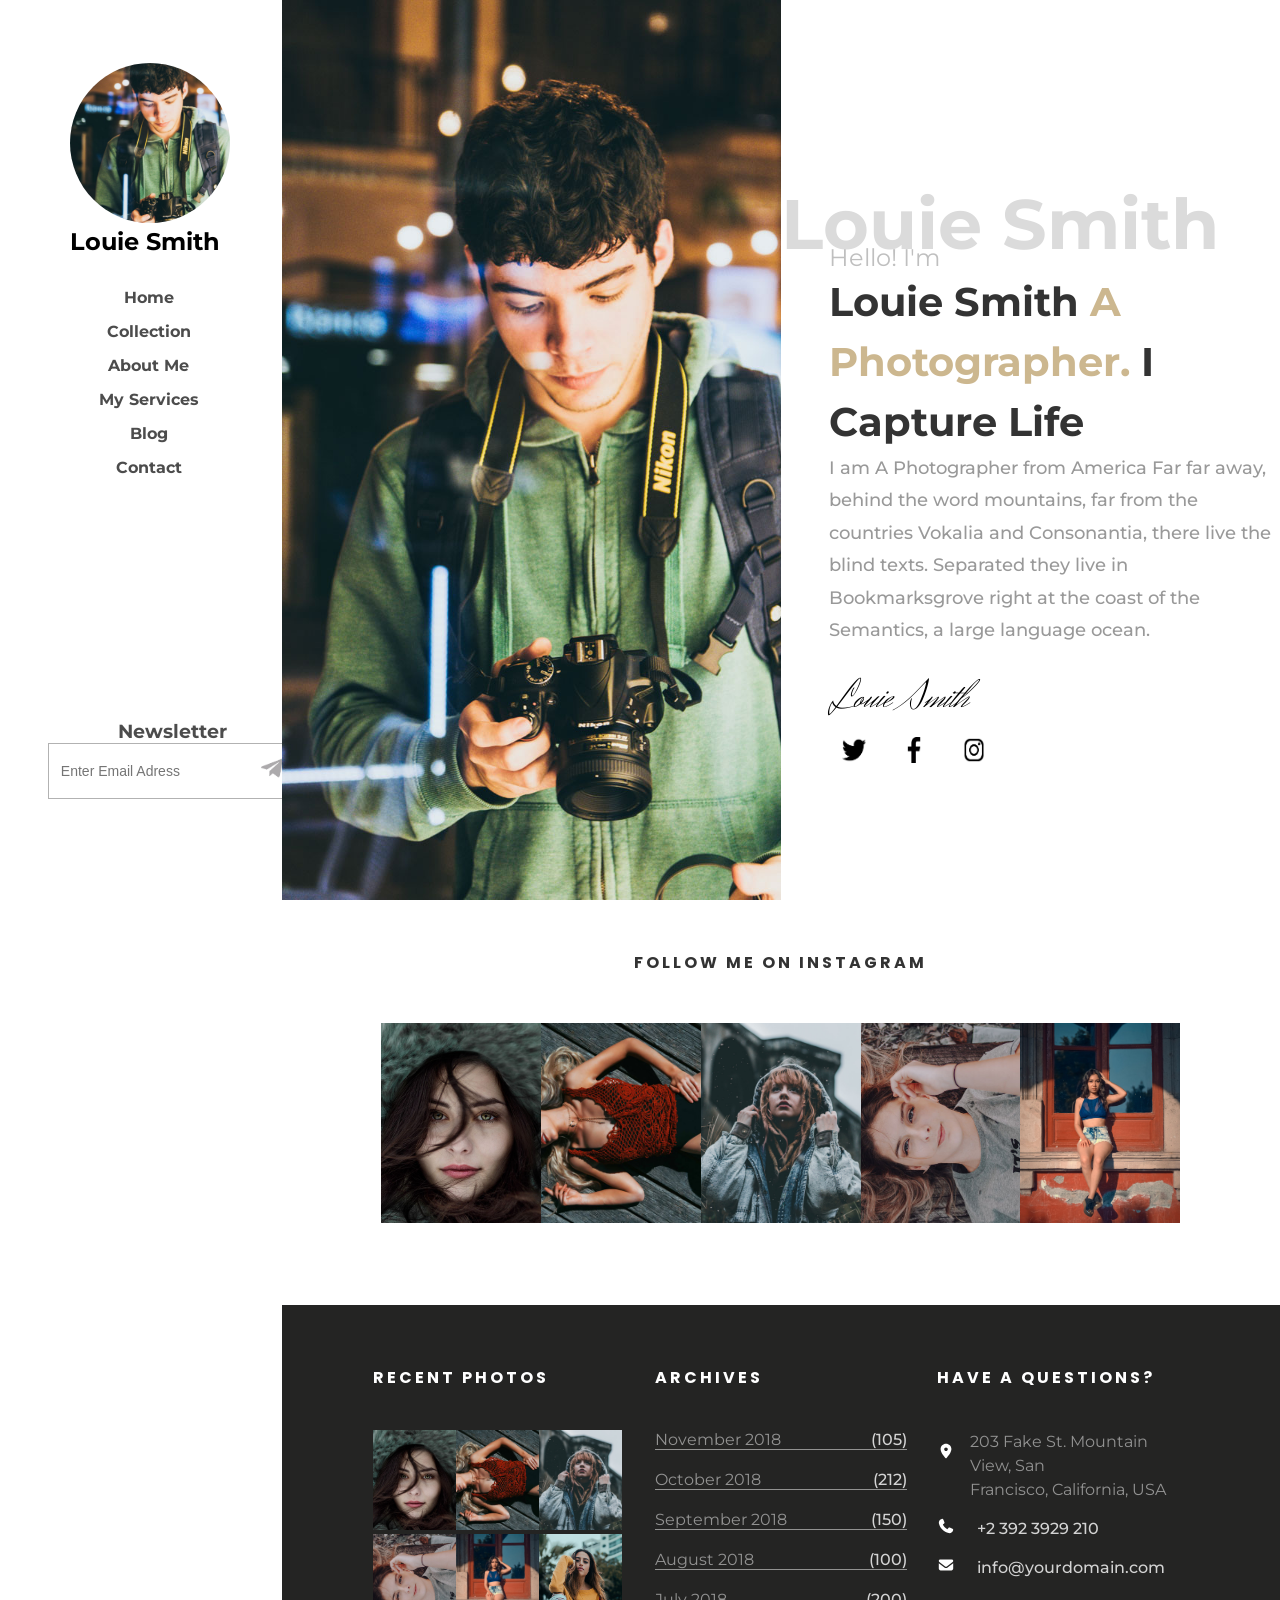
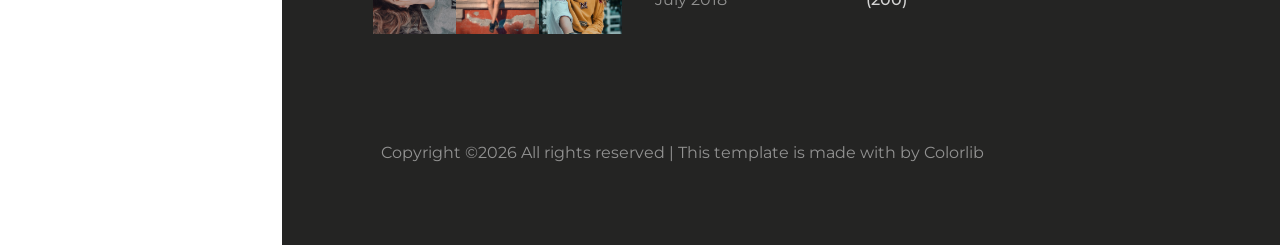
<file: index.html>
<!DOCTYPE html>
<html lang="en">
<head>
    <meta charset="UTF-8">
    <meta name="viewport" content="width=device-width, initial-scale=1.0">
    <title>Document</title>
    <link rel="stylesheet" href="style.css">
    <link rel="preconnect" href="https://fonts.googleapis.com">
    <link rel="preconnect" href="https://fonts.gstatic.com" crossorigin>
    <link href="https://fonts.googleapis.com/css2?family=Montserrat:ital,wght@0,100..900;1,100..900&display=swap" rel="stylesheet">
    <link rel="preconnect" href="https://fonts.googleapis.com">
    <link rel="preconnect" href="https://fonts.gstatic.com" crossorigin>
    <link href="https://fonts.googleapis.com/css2?family=Herr+Von+Muellerhoff&family=Poppins:ital,wght@0,100;0,200;0,300;0,400;0,500;0,600;0,700;0,800;0,900;1,100;1,200;1,300;1,400;1,500;1,600;1,700;1,800;1,900&display=swap" rel="stylesheet">
    <link rel="preconnect" href="https://fonts.googleapis.com">
    <link rel="preconnect" href="https://fonts.gstatic.com" crossorigin>
    <link href="https://fonts.googleapis.com/css2?family=Montserrat:ital,wght@0,100..900;1,100..900&family=Poppins:ital,wght@0,100;0,200;0,300;0,400;0,500;0,600;0,700;0,800;0,900;1,100;1,200;1,300;1,400;1,500;1,600;1,700;1,800;1,900&display=swap" rel="stylesheet">
</head>
<body>
    <div id="divesq">
    <div id="logo">
    <a href="index.html" id="a-titulo"> <img src="img/author.jpg" alt="" id="img_logo"><h1 id="h1-logo">Louie Smith</h1></a>
    </div>
   <ul id="ul-lateral">
    <li id="li-lateral"><a href="index.html" id="a-lateral"> Home </a></li>
    <li id="li-lateral"><a href="colection.html" id="a-lateral"> Collection </a></li>
    <li id="li-lateral"><a href="about.html" id="a-lateral"> About Me </a></li>
    <li id="li-lateral"><a href="myservice.html" id="a-lateral"> My Services </a></li>
    <li id="li-lateral"><a href="blog.html" id="a-lateral"> Blog </a></li>
    <li id="li-lateral"><a href="contact.html" id="a-lateral"> Contact </a></li>
   </ul>
   <div id="div-newsletter">
   <h3 id="h3-newsletter">Newsletter</h3>
   <div id="div-input"><input type="text" placeholder="Enter Email Adress"  id="input-1"> <img src="img/Gemini_Generated_Image_ng9rjvng9rjvng9r.png" alt="" id="svg"></div>
   </div>
    </div>
    <div id="div1">
     
        <div id="div-imagem"> <img src="img/author.jpg" alt="" id="img-principal"></div>
        <h1 id="h1-transparente">Louie Smith</h1>
        <div id="div-2">
        <div id="div-texto">
        <p id="hello"> Hello! I'm</p>
        <h2 id="h2-1">Louie Smith <span id="span-amarelo">A Photographer.</span> I Capture Life</h2>
        <P id="P-txt">I am A Photographer from America Far far away, behind the word mountains, far from the countries Vokalia and Consonantia, there live the blind texts. Separated they live in Bookmarksgrove right at the coast of the Semantics, a large language ocean.</P>
        <h3 id="assinatura">Louie Smith</h3>
        <ul id="ul2">
        <li class="pngsic"><a href="" ><img src="img/download.png" alt="" class="pngs-t"></a></li>
        <li class="pngsic"><a href="" ><img src="img/download (1).png" alt="" class="pngs-f"></a></li>
        <li class="pngsic"><a href="" ><img src="img/download (2).png" alt="" class="pngs-i"></a></li>
        </ul>
        </div>
        </div>
    </div>
    <section id="sectionnumsei">

     <div id="div-container">
    <div id="h22"><h2 id="h2-titulo">follow me on instagram</h2> </div>
    <div id="div-fotos">
    <img src="img/image_1.jpg" alt="" class="imgs">
    <img src="img/image_2.jpg" alt="" class="imgs">
    <img src="img/image_3.jpg" alt="" class="imgs">
    <img src="img/image_4.jpg" alt="" class="imgs">
    <img src="img/image_5.jpg" alt="" class="imgs">
    </div>
    </div>
    </section>

    <footer>
      <div id="div-container2">
      <div id="divss">
        <h2 class="h2s">recent photos</h2>
        <div id="div6foto"><a href=""><img src="img/image_1.jpg" alt="" class="imgs2"><img src="img/image_2.jpg" alt="" class="imgs2"><img src="img/image_3.jpg" alt="" class="imgs2"><img src="img/image_4.jpg" alt="" class="imgs2"><img src="img/image_5.jpg" alt="" class="imgs2"><img src="img/image_6.jpg" alt="" class="imgs2"></a></div>
    
      </div>

      <div id="divss">
        <h2 class="h2s">archives</h2>
        <div id="divul">
        <ul id="ul-ddsrodape">
        <li id="li-rodape">November 2018 <span class="span-numero">(105)</span></li>
        <li id="li-rodape">October 2018 <span class="span-numero">(212)</span></li>
        <li id="li-rodape">September 2018 <span class="span-numero">(150)</span></li>
        <li id="li-rodape">August 2018 <span class="span-numero">(100)</span></li>
        <li id="li-rodape5">July 2018 <span class="span-numero">(200)</span></li>
        </ul>
        </div>
    
      </div>

      <div id="divss">
        <h2 class="h2s">have a questions?</h2>

        <div>
         <ul id="ul-dados2">
    <li id="li-dadosrodape">
         <div id="div-svj1"><svg xmlns="http://www.w3.org/2000/svg" viewBox="0 0 640 640"><!--!Font Awesome Free 7.2.0 by @fontawesome - https://fontawesome.com License - https://fontawesome.com/license/free Copyright 2026 Fonticons, Inc.--><path fill="rgb(255, 255, 255)" d="M128 252.6C128 148.4 214 64 320 64C426 64 512 148.4 512 252.6C512 371.9 391.8 514.9 341.6 569.4C329.8 582.2 310.1 582.2 298.3 569.4C248.1 514.9 127.9 371.9 127.9 252.6zM320 320C355.3 320 384 291.3 384 256C384 220.7 355.3 192 320 192C284.7 192 256 220.7 256 256C256 291.3 284.7 320 320 320z"/></svg></div>
        <p id="p-rodape">	203 Fake St. Mountain View, San<br>Francisco, California, USA</p>
        </li>
        <li id="li-dadosrodape">
        <div id="div-svj2e3"><svg xmlns="http://www.w3.org/2000/svg" viewBox="0 0 640 640"><!--!Font Awesome Free 7.2.0 by @fontawesome - https://fontawesome.com License - https://fontawesome.com/license/free Copyright 2026 Fonticons, Inc.--><path fill="rgb(255, 255, 255)" d="M224.2 89C216.3 70.1 195.7 60.1 176.1 65.4L170.6 66.9C106 84.5 50.8 147.1 66.9 223.3C104 398.3 241.7 536 416.7 573.1C493 589.3 555.5 534 573.1 469.4L574.6 463.9C580 444.2 569.9 423.6 551.1 415.8L453.8 375.3C437.3 368.4 418.2 373.2 406.8 387.1L368.2 434.3C297.9 399.4 241.3 341 208.8 269.3L253 233.3C266.9 222 271.6 202.9 264.8 186.3L224.2 89z"/></svg></div>
        <span id="span-footer">+2 392 3929 210</span>
        </li>
        <li id="li-dadosrodape">
        <div id="div-svj2e3"><svg xmlns="http://www.w3.org/2000/svg" viewBox="0 0 640 640"><!--!Font Awesome Free 7.2.0 by @fontawesome - https://fontawesome.com License - https://fontawesome.com/license/free Copyright 2026 Fonticons, Inc.--><path fill="rgb(255, 255, 255)" d="M112 128C85.5 128 64 149.5 64 176C64 191.1 71.1 205.3 83.2 214.4L291.2 370.4C308.3 383.2 331.7 383.2 348.8 370.4L556.8 214.4C568.9 205.3 576 191.1 576 176C576 149.5 554.5 128 528 128L112 128zM64 260L64 448C64 483.3 92.7 512 128 512L512 512C547.3 512 576 483.3 576 448L576 260L377.6 408.8C343.5 434.4 296.5 434.4 262.4 408.8L64 260z"/></svg></div>
        <span id="span-footer">info@yourdomain.com</span>
        </li>
        </ul>
        </div>

        </div>
        </div>
        <p id="p-copyright">Copyright ©2026 All rights reserved | This template is made with  by Colorlib</p>

    </footer>
</body>
</html>
</file>
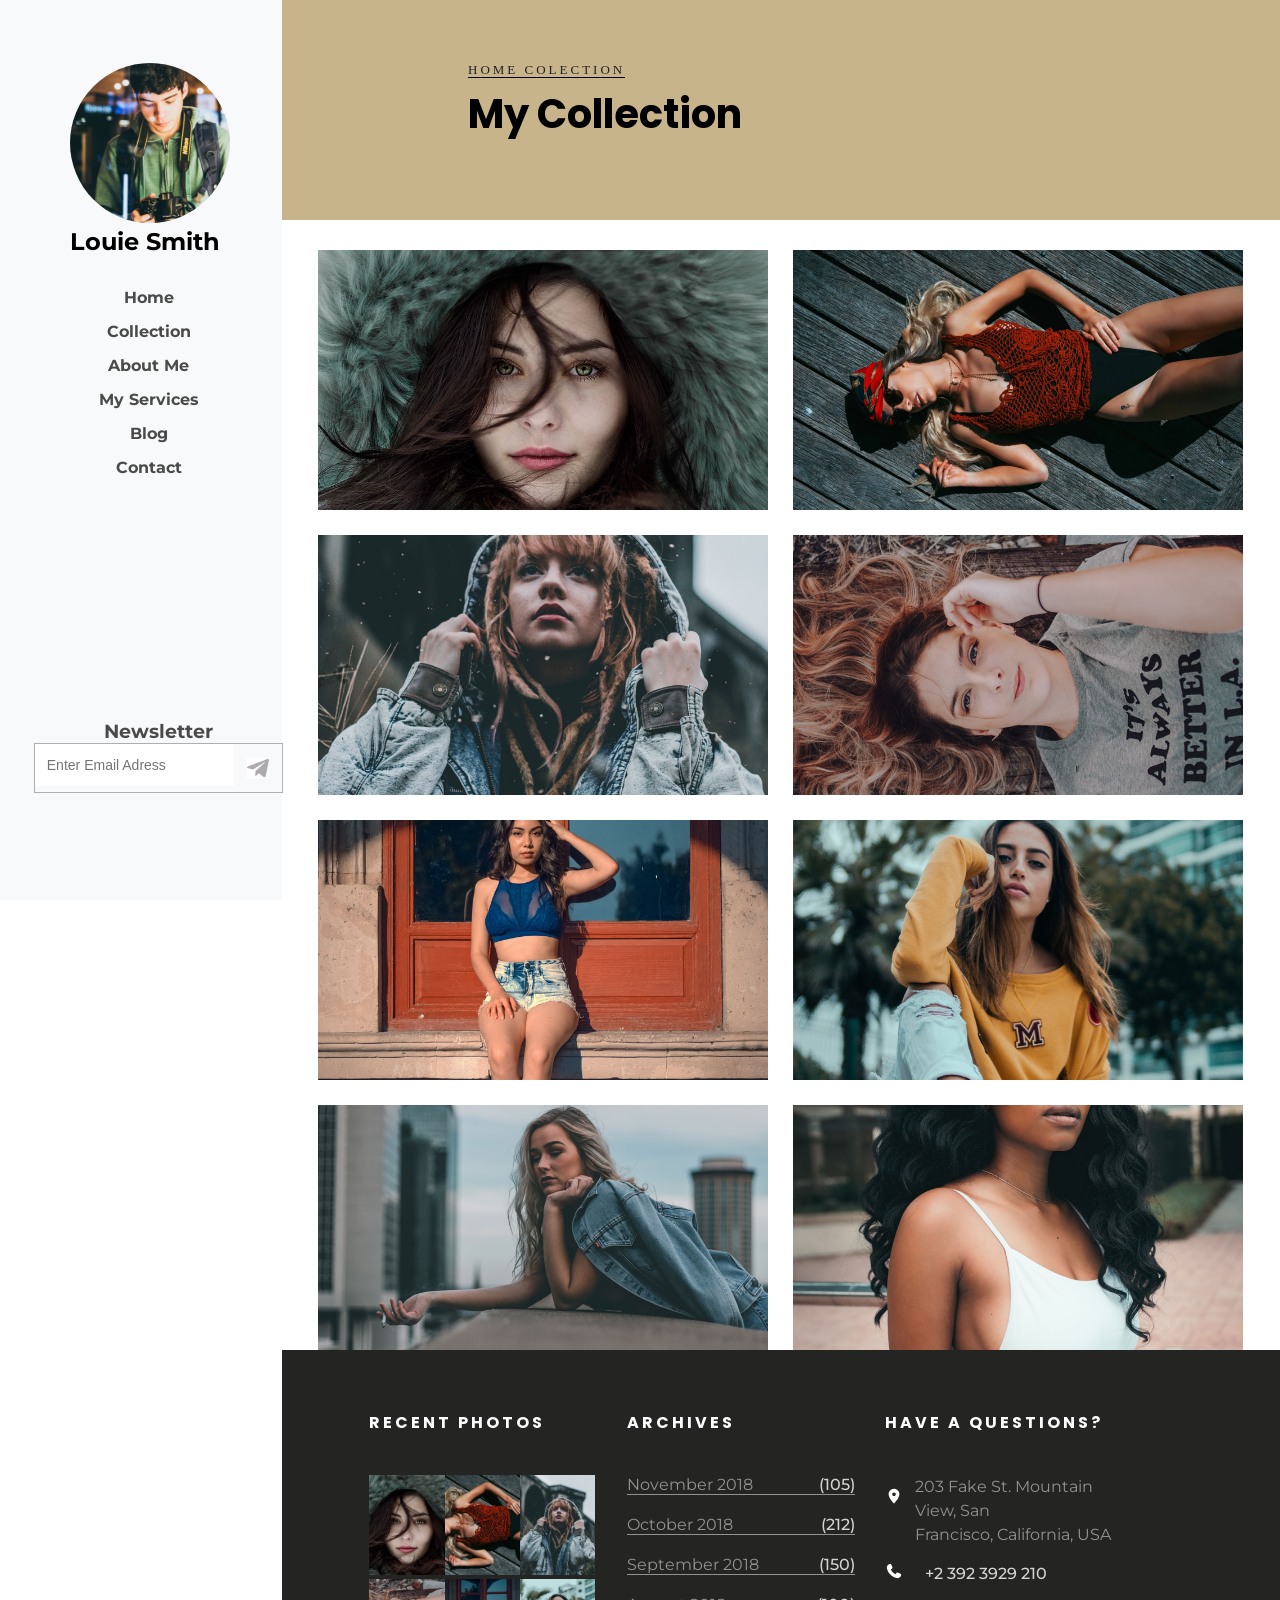
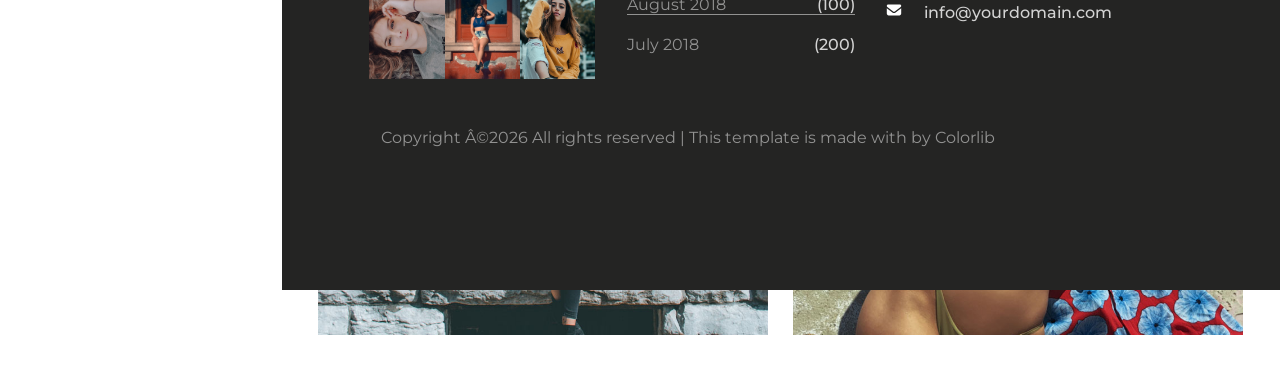
<file: colection.html>
<!DOCTYPE html>
<html lang="en">
<head>
    <meta charset="UTF-8">
    <meta name="viewport" content="width=device-width, initial-scale=1.0">
    <title>Document</title>
    <link rel="stylesheet" href="colection.css">
    <link href="https://fonts.googleapis.com/css2?family=Montserrat:ital,wght@0,100..900;1,100..900&family=Poppins:ital,wght@0,100;0,200;0,300;0,400;0,500;0,600;0,700;0,800;0,900;1,100;1,200;1,300;1,400;1,500;1,600;1,700;1,800;1,900&display=swap" rel="stylesheet">

    <div id="divlateral">
        <div id="logo">
        <a href="index.html" id="a-titulo"> <img src="img/author.jpg" alt="" id="img_logo"><h1 id="h1-logo">Louie Smith</h1></a>
        </div>
       <ul id="ul-lateral">
        <li id="li-lateral"><a href="index.html" id="a-lateral"> Home </a></li>
        <li id="li-lateral"><a href="colection.html" id="a-lateral"> Collection </a></li>
        <li id="li-lateral"><a href="about.html" id="a-lateral"> About Me </a></li>
        <li id="li-lateral"><a href="myservice.html" id="a-lateral"> My Services </a></li>
        <li id="li-lateral"><a href="blog.html" id="a-lateral"> Blog </a></li>
        <li id="li-lateral"><a href="contact.html" id="a-lateral"> Contact </a></li>
       </ul>
       <div id="div-newsletter">
       <h3 id="h3-newsletter">Newsletter</h3>
       <div id="div-input"><input type="text" placeholder="Enter Email Adress"  id="input-1"> <img src="img/imagemaviao.jpg" alt="" id="svg"></div>
       </div>
        </div>

        
<div class="div-cabeçario">
  <div class="botoes">
    <span><a href="index.html">HOME </a><a href="colection.html"> COLECTION</a><br></span>
  </div>

  <h1>My Collection</h1>

</div>


<div class="gallery">
  
  <div>
  <img src="img/image_1.jpg" alt="">
  </div>
  <div>
  <img src="img/image_2.jpg" alt="">
  </div>
  <div>
  <img src="img/image_3.jpg" alt="">
  </div>

  <div>
  <img src="img/image_4.jpg" alt="">
  </div>
  <div>
  <img src="img/image_5.jpg" alt="">
  </div>
  <div>
  <img src="img/image_6.jpg" alt="">
  </div>

  <div>
  <img src="img/image_7.jpg" alt="">
  </div>
  <div>
  <img src="img/image_8.jpg" alt="">
  </div>
  <div>
  <img src="img/image_9.jpg" alt="">
  </div>

  <div>
  <img src="img/image_10.jpg" alt="">
  </div>
  <div>
  <img src="img/image_11.jpg" alt="">
  </div>
  <div>
  <img src="img/image_12.jpg" alt="">
  </div>

</div>




<footer>
      <div id="div-container2">
      <div id="divss">
        <h2 class="h2s">recent photos</h2>
        <div id="div6fotos"><a href=""><img src="img/image_1.jpg" alt="" class="imgs2"><img src="img/image_2.jpg" alt="" class="imgs2"><img src="img/image_3.jpg" alt="" class="imgs2"><img src="img/image_4.jpg" alt="" class="imgs2"><img src="img/image_5.jpg" alt="" class="imgs2"><img src="img/image_6.jpg" alt="" class="imgs2"></a></div>
    
      </div>

      <div id="divss">
        <h2 class="h2s">archives</h2>
        <div id="divul">
        <ul id="ul-ddsrodape">
        <li id="li-rodape">November 2018 <span class="span-numero">(105)</span></li>
        <li id="li-rodape">October 2018 <span class="span-numero">(212)</span></li>
        <li id="li-rodape">September 2018 <span class="span-numero">(150)</span></li>
        <li id="li-rodape">August 2018 <span class="span-numero">(100)</span></li>
        <li id="li-rodape5">July 2018 <span class="span-numero">(200)</span></li>
        </ul>
        </div>
    
      </div>

      <div id="divss">
        <h2 class="h2s">have a questions?</h2>

        <div>
         <ul id="ul-dadosrodape">
            <li id="li-rodape2">
            <div id="div-svj1"><svg xmlns="http://www.w3.org/2000/svg" viewBox="0 0 640 640"><!--!Font Awesome Free 7.2.0 by @fontawesome - https://fontawesome.com License - https://fontawesome.com/license/free Copyright 2026 Fonticons, Inc.--><path fill="rgb(255, 255, 255)" d="M128 252.6C128 148.4 214 64 320 64C426 64 512 148.4 512 252.6C512 371.9 391.8 514.9 341.6 569.4C329.8 582.2 310.1 582.2 298.3 569.4C248.1 514.9 127.9 371.9 127.9 252.6zM320 320C355.3 320 384 291.3 384 256C384 220.7 355.3 192 320 192C284.7 192 256 220.7 256 256C256 291.3 284.7 320 320 320z"/></svg></div>
            <p id="p-rodape">	203 Fake St. Mountain View, San<br>Francisco, California, USA</p>
            </li>
            <li id="li-rodape2">
            <div id="div-svj2e3"><svg xmlns="http://www.w3.org/2000/svg" viewBox="0 0 640 640"><!--!Font Awesome Free 7.2.0 by @fontawesome - https://fontawesome.com License - https://fontawesome.com/license/free Copyright 2026 Fonticons, Inc.--><path fill="rgb(255, 255, 255)" d="M224.2 89C216.3 70.1 195.7 60.1 176.1 65.4L170.6 66.9C106 84.5 50.8 147.1 66.9 223.3C104 398.3 241.7 536 416.7 573.1C493 589.3 555.5 534 573.1 469.4L574.6 463.9C580 444.2 569.9 423.6 551.1 415.8L453.8 375.3C437.3 368.4 418.2 373.2 406.8 387.1L368.2 434.3C297.9 399.4 241.3 341 208.8 269.3L253 233.3C266.9 222 271.6 202.9 264.8 186.3L224.2 89z"/></svg></div>
            <span id="span-footer">+2 392 3929 210</span>
            </li>
            <li id="li-rodape2">
            <div id="div-svj2e3"><svg xmlns="http://www.w3.org/2000/svg" viewBox="0 0 640 640"><!--!Font Awesome Free 7.2.0 by @fontawesome - https://fontawesome.com License - https://fontawesome.com/license/free Copyright 2026 Fonticons, Inc.--><path fill="rgb(255, 255, 255)" d="M112 128C85.5 128 64 149.5 64 176C64 191.1 71.1 205.3 83.2 214.4L291.2 370.4C308.3 383.2 331.7 383.2 348.8 370.4L556.8 214.4C568.9 205.3 576 191.1 576 176C576 149.5 554.5 128 528 128L112 128zM64 260L64 448C64 483.3 92.7 512 128 512L512 512C547.3 512 576 483.3 576 448L576 260L377.6 408.8C343.5 434.4 296.5 434.4 262.4 408.8L64 260z"/></svg></div>
            <span id="span-footer">info@yourdomain.com</span>
            </li>
         </ul>
        </div>

      </div>


      </div>
      <p id="p-copyright">Copyright Â©2026 All rights reserved | This template is made with  by Colorlib</p>



    </footer>

    
</body>
</html>
</file>
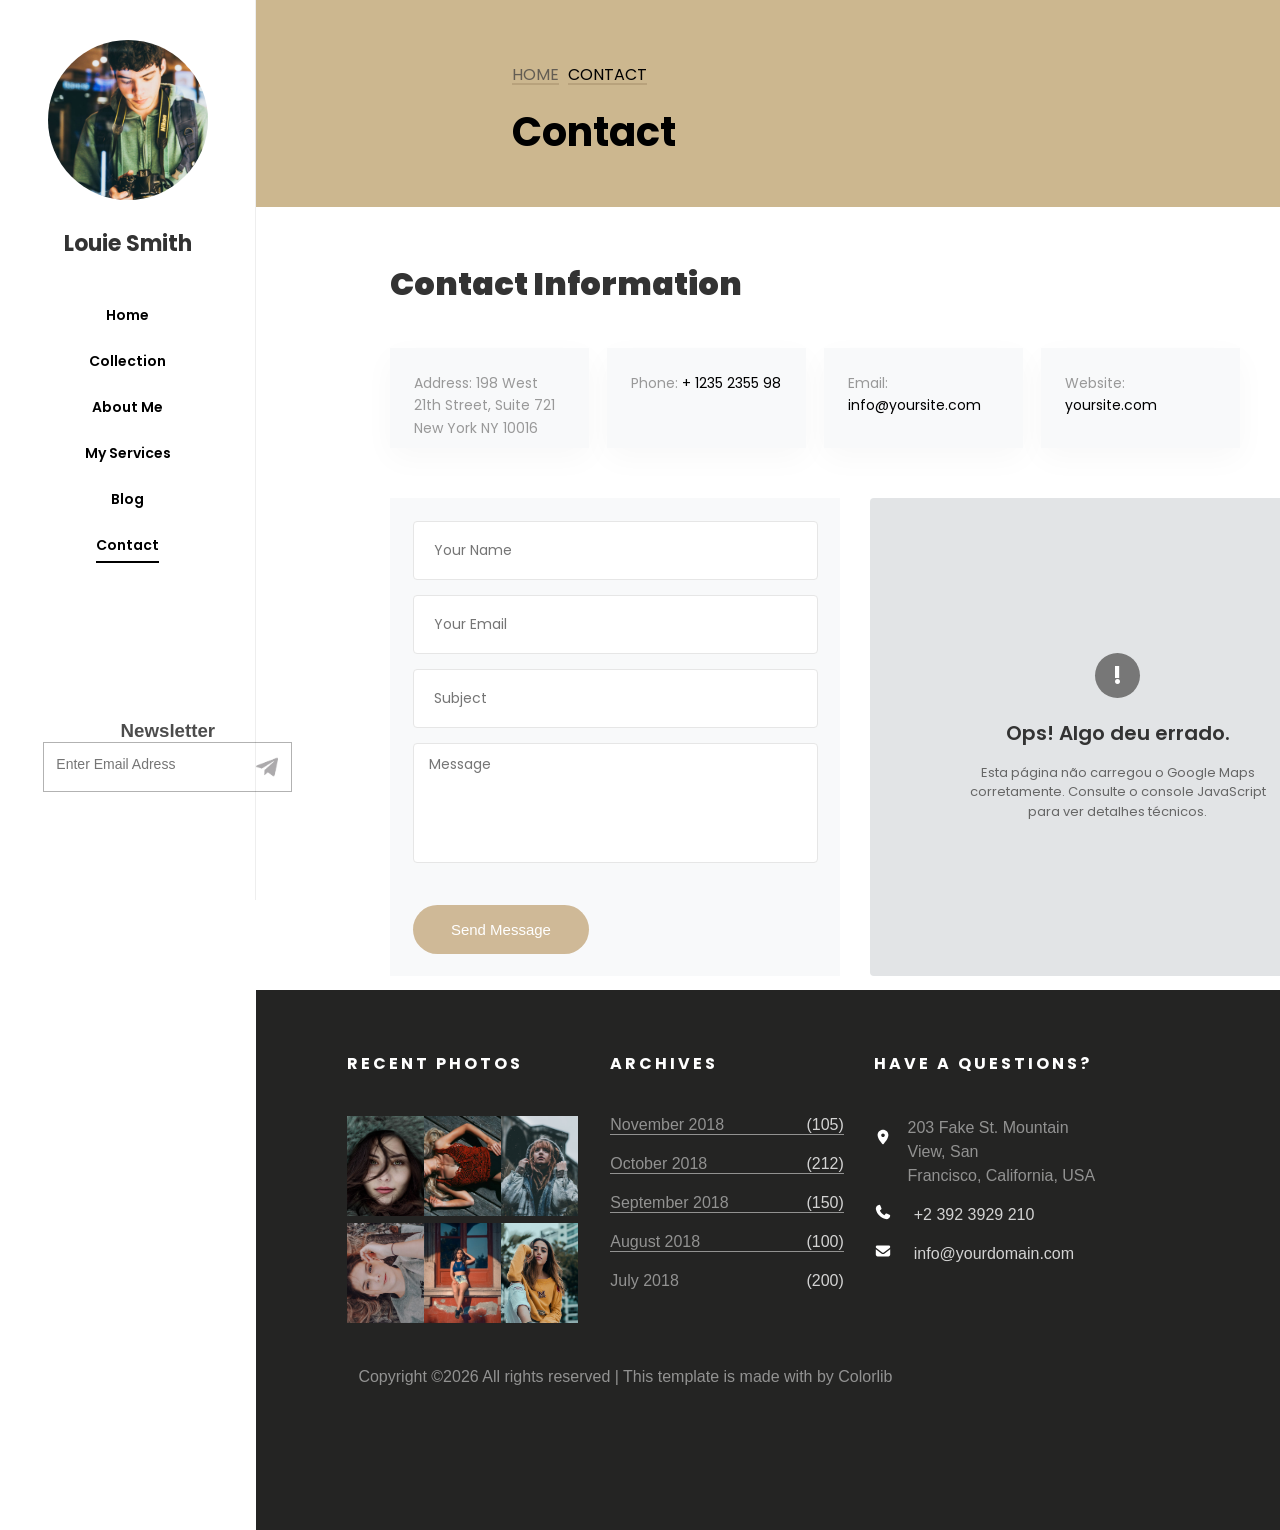
<file: contact.html>
<!DOCTYPE html>
<html lang="pt-br">
<head>
    <meta charset="UTF-8">
    <meta name="viewport" content="width=device-width, initial-scale=1.0">
    <title>Louie Smith - Contato</title>
    <link rel="stylesheet" href="contact.css">
    <link href="https://fonts.googleapis.com/css2?family=Poppins:wght@300;400;600;700&display=swap" rel="stylesheet">
</head>
<body>

    <div class="container">
        <aside class="sidebar">
            <div class="profile-section">
                <img src="img/author.jpg" alt="Louie Smith" class="profile-img">
                <h1>Louie Smith</h1>
            </div>
            
            <nav class="menu">
                <ul>
                    <li><a href="index.html">Home</a></li>
                    <li><a href="colection.html">Collection</a></li>
                    <li><a href="about.html">About Me</a></li>
                    <li><a href="myservice.html">My Services</a></li>
                    <li><a href="blog.html">Blog</a></li>
                    <li><a href="contact.html" class="active">Contact</a></li>
                </ul>
            </nav>


            <div id="div-newsletter">
                <h3 id="h3-newsletter">Newsletter</h3>
                <div id="div-input"><input type="text" placeholder="Enter Email Adress"  id="input-1"> <img src="img/Gemini_Generated_Image_ng9rjvng9rjvng9r.png" alt="" id="svg"></div>
                </div>

                
        </aside>

        <div id="div-cabeçario">
        <div id="titulo-sla">
        <a href="index.html" id="a-home">Home</a>  <span id="span-contact">contact</span>
        <h1 id="h1-contact">Contact</h1>
        </div>

            
        </div>
        
        <main class="main-content">



            <h2 class="section-title">Contact Information</h2>

            <div class="info-grid">
                <div class="caixinhacontato">
                    <p id="p-texto">Address: 198 West 21th Street, Suite 721 New York NY 10016</p>
                </div>
                <div class="caixinhacontato">
                    <p><span>Phone:</span> + 1235 2355 98</p>
                </div>
                <div class="caixinhacontato">
                    <p><span>Email:</span> info@yoursite.com</p>
                </div>
                <div class="caixinhacontato">
                    <p><span>Website:</span> yoursite.com</p>
                </div>
            </div>

            <div class="form-container">
                <div class="form-box">
                    <form class="contact-form">
                        <input type="text" placeholder="Your Name">
                        <input type="email" placeholder="Your Email">
                        <input type="text" placeholder="Subject">
                        <textarea placeholder="Message" rows="8"></textarea>
                        <div class="btn-container">
                            <button type="submit" class="btn-send">Send Message</button>
                        </div>
                    </form>
                </div>

                <div class="diverro">
                    <div class="larguraerro">
                        <span class="iconeerro">!</span>
                        <h3>Ops! Algo deu errado.</h3>
                        <p>Esta página não carregou o Google Maps corretamente. Consulte o console JavaScript para ver detalhes técnicos.</p>
                    </div>
                </div>
            </div>
        </main>
    </div>
    
    </section>

    <footer>
      <div id="div-container2">
      <div id="divss">
        <h2 class="h2s">recent photos</h2>
        <div id="div6foto"><a href=""><img src="img/image_1.jpg" alt="" class="imgs2"><img src="img/image_2.jpg" alt="" class="imgs2"><img src="img/image_3.jpg" alt="" class="imgs2"><img src="img/image_4.jpg" alt="" class="imgs2"><img src="img/image_5.jpg" alt="" class="imgs2"><img src="img/image_6.jpg" alt="" class="imgs2"></a></div>
    
      </div>

      <div id="divss">
        <h2 class="h2s">archives</h2>
        <div id="divul">
        <ul id="ul-ddsrodape">
        <li id="li-rodape">November 2018 <span class="span-numero">(105)</span></li>
        <li id="li-rodape">October 2018 <span class="span-numero">(212)</span></li>
        <li id="li-rodape">September 2018 <span class="span-numero">(150)</span></li>
        <li id="li-rodape">August 2018 <span class="span-numero">(100)</span></li>
        <li id="li-rodape5">July 2018 <span class="span-numero">(200)</span></li>
        </ul>
        </div>
    
      </div>

      <div id="divss">
        <h2 class="h2s">have a questions?</h2>

        <div>
         <ul id="ul-rodape2">
            <li id="li-rodape2">
            <div id="div-svj1"><svg xmlns="http://www.w3.org/2000/svg" viewBox="0 0 640 640"><!--!Font Awesome Free 7.2.0 by @fontawesome - https://fontawesome.com License - https://fontawesome.com/license/free Copyright 2026 Fonticons, Inc.--><path fill="rgb(255, 255, 255)" d="M128 252.6C128 148.4 214 64 320 64C426 64 512 148.4 512 252.6C512 371.9 391.8 514.9 341.6 569.4C329.8 582.2 310.1 582.2 298.3 569.4C248.1 514.9 127.9 371.9 127.9 252.6zM320 320C355.3 320 384 291.3 384 256C384 220.7 355.3 192 320 192C284.7 192 256 220.7 256 256C256 291.3 284.7 320 320 320z"/></svg></div>
            <p id="p-rodape">	203 Fake St. Mountain View, San<br>Francisco, California, USA</p>
            </li>
            <li id="li-rodape2">
            <div id="div-svj2e3"><svg xmlns="http://www.w3.org/2000/svg" viewBox="0 0 640 640"><!--!Font Awesome Free 7.2.0 by @fontawesome - https://fontawesome.com License - https://fontawesome.com/license/free Copyright 2026 Fonticons, Inc.--><path fill="rgb(255, 255, 255)" d="M224.2 89C216.3 70.1 195.7 60.1 176.1 65.4L170.6 66.9C106 84.5 50.8 147.1 66.9 223.3C104 398.3 241.7 536 416.7 573.1C493 589.3 555.5 534 573.1 469.4L574.6 463.9C580 444.2 569.9 423.6 551.1 415.8L453.8 375.3C437.3 368.4 418.2 373.2 406.8 387.1L368.2 434.3C297.9 399.4 241.3 341 208.8 269.3L253 233.3C266.9 222 271.6 202.9 264.8 186.3L224.2 89z"/></svg></div>
            <span id="span-footer">+2 392 3929 210</span>
            </li>
            <li id="li-rodape2">
            <div id="div-svj2e3"><svg xmlns="http://www.w3.org/2000/svg" viewBox="0 0 640 640"><!--!Font Awesome Free 7.2.0 by @fontawesome - https://fontawesome.com License - https://fontawesome.com/license/free Copyright 2026 Fonticons, Inc.--><path fill="rgb(255, 255, 255)" d="M112 128C85.5 128 64 149.5 64 176C64 191.1 71.1 205.3 83.2 214.4L291.2 370.4C308.3 383.2 331.7 383.2 348.8 370.4L556.8 214.4C568.9 205.3 576 191.1 576 176C576 149.5 554.5 128 528 128L112 128zM64 260L64 448C64 483.3 92.7 512 128 512L512 512C547.3 512 576 483.3 576 448L576 260L377.6 408.8C343.5 434.4 296.5 434.4 262.4 408.8L64 260z"/></svg></div>
            <span id="span-footer">info@yourdomain.com</span>
            </li>
         </ul>
        </div>

      </div>


      </div>
      <p id="p-copyright">Copyright ©2026 All rights reserved | This template is made with  by Colorlib</p>



    </footer>




</body>
</html>
</file>
<file: style.css>
*{
    padding: 0px;
    margin: 0px;
}
body{
    position: relative;
}
#divesq{
    position: absolute;
    left: 0px;
    width: 22%;
    height: 100vh;
    position: fixed;
    background-color: white;
}
#img_logo{
   height: 160px;
   width: 160px;
   border-radius: 50%;
   object-fit: cover;
}
#ul-lateral{
    position: absolute;
    left: 35%;
    top: 32%;
    padding: 0px;
    text-align: center;
}
#li-lateral{
    list-style: none;
    margin: 0 0 15px 0;
}
#a-lateral{
    text-decoration: none;
    color: rgba(0, 0, 0, 0.7);
    font-family: 'Montserrat', Arial, sans-serif;
    font-size: 16px;
    font-weight: 700;
    padding-bottom: 10px;
    padding-top: 10px;
    margin-top: 10px;

}
#h1-logo{
    color: black;
    text-decoration: none;
    font-family: 'Montserrat', sans-serif;
    font-size: 24px;
}
#a-titulo{
    text-decoration: none;
}
#logo{
    position: absolute;
    left: 25%;
    top: 7%;
}
#div-newsletter{
    position: absolute;
    top: 80%;
    left: 17%;
    text-align: center;
}
#input-1{
    border: none;
    height: 42px !important;
    font-size: 14px;
    padding: 0.375rem 0.75rem;
}
#div-input{
    display: flex;
    border: 1px solid rgba(0, 0, 0, 0.3);
}
#svg{
    width: 22px;
    height: 22px;
    margin: 13px;
}
#h3-newsletter{
    color: rgba(0, 0, 0, 0.7);
    font-family: 'Montserrat', Arial, sans-serif;
}
#div1{
    width: 78%;
    height: 100vh;
    position: absolute;
    left: 22%;
    display: flex;
    background-color: #ffffff;
}
#div-imagem{
    width: 50%;
    height: 100vh;
}
#img-principal{
    width: 100%;
    height: 100vh;
    object-fit: cover;
}
#div-texto{
    width: 45%;
    position: absolute;
    top: 20%;
    padding: 48px;
    padding-right: 0px;
}
#h1-transparente{
    position: absolute;
    top: 21%;
    left: 50%;
    right: 0;
    color: #dbdbdb;
    font-size: 70px;
    line-height: 1;
    font-family: 'Montserrat', Arial, sans-serif;
}
#hello{
    font-size: 24px;
    color: #bfbfbf;
    font-weight: 400;
    z-index: 1;
    font-family: 'Montserrat', Arial, sans-serif;
    margin-top: 15px;
    margin-bottom: 0px;
}
#div-2{
    height: 100vh;
    display: flex;
    align-items: center;
    background-color: #ffffff;
}
#h2-1{
    line-height: 1.5;
    color: rgba(0, 0, 0, 0.8);
    font-weight: 700;
    font-family: 'Montserrat', Arial, sans-serif;
    font-size: 40px;
    margin-top: 0px;
}
#span-amarelo{
    color: #CCB78F;
}
#P-txt{
    font-family: "Montserrat", Arial, sans-serif;
    font-size: 18px;
    line-height: 1.8;
    font-weight: 500;
    color: #999999;
    margin-bottom: 1.5rem !important;
}
#assinatura{
    font-family: "Herr Von Muellerhoff", cursive;
    font-size: 40px;
    font-weight: 100;
}

#ul2{
    display: flex;
    list-style: none;
}
.pngs-t{
 width: 24px;
 height: 26px;
}
.pngs-f{
    width: 24px;
    height: 26px;
}
.pngs-i{
    width: 22px;
    height: 26px;
}
.pngsic{
    width: 50px;
    height: 50px;
    margin-right: 10px;
    background: white;
    border-radius: 50%;
    display: flex;
    align-items: center;
    justify-content: center;
}




#sectionnumsei{
    position: absolute;
    left: 22%;
    top: 100vh;
    width: 78%;
}
#h2-titulo{
    font-size: 16px;
    font-family: "Poppins", sans-serif;
    font-weight: 700;
    letter-spacing: 3px;
    text-transform: uppercase;
    color: #000000CC;
    margin-bottom: 32px;
    padding-bottom: 16px;
}
.imgs{
   height: 200px;
   width: 20%;
   object-fit: cover;
}
#div-fotos{
    display: flex;
}
#div-container{
    width: 80%;
    padding-right: 10%;
    padding-left: 10%;
    padding-bottom: 5%;
    padding-top: 5%;
}
#h22{
   display: flex;
   justify-content: center;
   text-align: center;
}

footer{
    width: 78%;
    height: 60vh;
    background-color: #242423;
    position: absolute;
    top: 145vh;
    left: 22%;
}
#div-container2{
    display: flex;
    justify-content: center;
    width: 84%;
    height: 70%;
    padding-left: 4%;
    padding-right: 4%;
    margin-left: 4%;
    margin-right: 4%;
    gap: 30px;
    padding-top: 6%;
}
.h2s{
    color: white;
    font-size: 16px;
    font-family: "Poppins", sans-serif;
    font-weight: 700;
    letter-spacing: 3px;
    text-transform: uppercase;
    margin-top: 0%;
    margin-bottom: 40px;
}
#div6foto{
    display: flex;
    flex-direction: row;
    flex-wrap: wrap;
    align-items: center
}
.imgs2{
   width: 33%;
   height: 100px;
   object-fit: cover;
}
#divss{
    width: 30%;
    height: 100px;
}
#ul-ddsrodape{
    list-style: none;
    padding-left: 0px;
}
#li-rodape{
    color: #ffffff80;
    font-family: "Montserrat", Arial, sans-serif;
    border-bottom: 1px solid #ffffff80;
    position: relative;
    margin-bottom: 20px;
}
#li-rodape5{
    color: #ffffff80;
    font-family: "Montserrat", Arial, sans-serif;
    position: relative;
    margin-bottom: 20px;
}
.span-numero{
    color: #ffffffcc;
    font-family: "Montserrat", Arial, sans-serif;
    position: absolute;
    right: 0%;
    font-weight: 500;
}
#ul-dados2{
    list-style: none;
    padding-left: 0px;
}
#p-rodape{
    color: #FFFFFF80;
    font-family: "Montserrat", Arial, sans-serif;
    margin-bottom: 0px;
    line-height: 1.5;
}
#span-footer{
    color: #ffffffcc;
    font-family: "Montserrat", Arial, sans-serif;
    font-weight: 500;
    line-height: 1.5;
}
#li-dadosrodape{
    margin-bottom: 15px;
    display: flex;
}
svg{
    height: 18px;
    width: 18px;
}
#div-svj2e3{
    width: 40px;
    height: 21px;
}
#div-svj1{
    width: 40px;
    height: 42px;
    display: flex;
    justify-content: flex-start;
    align-items: center;
}
#p-copyright{
    color: #FFFFFF80;
    font-family: "Montserrat", Arial, sans-serif;
    margin-left: 10%;
}
</file>
<file: colection.css>
body{
    position: relative;
    overflow-x: hidden;
}
#divlateral{
    position: absolute;
    left: 0px;
    width: 22%;
    height: 100vh;
    position: fixed;
    background-color: #f8f9fa;
}
#img_logo{
   height: 160px;
   width: 160px;
   border-radius: 50%;
   object-fit: cover;
}


#ul-lateral{
    position: absolute;
    left: 35%;
    top: 32%;
    padding: 0px;
    text-align: center;
}


#li-lateral{
    list-style: none;
    margin: 0 0 15px 0;
}
#a-lateral{
    text-decoration: none;
    color: rgba(0, 0, 0, 0.7);
    font-family: 'Montserrat', Arial, sans-serif;
    font-size: 16px;
    font-weight: 700;
    padding-bottom: 10px;
    padding-top: 10px;
      


}
#h1-logo{
    color: black;
    text-decoration: none;
    font-family: 'Montserrat', sans-serif;
    font-size: 24px;
}
#a-titulo{
    text-decoration: none;


}
#logo{
    position: absolute;
    left: 25%;
    top: 7%;
}
#div-newsletter{
    position: absolute;
    top: 80%;
    left: 12%;
    text-align: center;
}
#input-1{
    border: none;
    height: 42px !important;
    font-size: 14px;
    padding: 0.375rem 0.75rem;
}
#div-input{
    display: flex;
    border: 1px solid rgba(0, 0, 0, 0.3);
}
#svg{
    width: 22px;
    height: 22px;
    margin: 13px;
}
#h3-newsletter{
    color: rgba(0, 0, 0, 0.7);
    font-family: 'Montserrat', Arial, sans-serif;
}
*{
    padding: 0;
    margin: 0;
    box-sizing: border-box;
}


/* CONTEÚDO DIREITO */
.content {
    margin-left: 300px;
    background: #f5f5f5;
}

/* TOPO */
.div-cabeçario{
    background: #c8b48b;
    height: 220px;

    display: flex;
    flex-direction: column;
    justify-content: center;
    padding-left: 120px;
}

.botoes{
    display: flex;
    gap: 15px;
    position: relative;
    line-height: 200%;
    left: 30%;
    margin-bottom: 20px;
}

.botoes a,
.botoes span{
    text-decoration: none;
    color: #222;
    font-size: 13px;
    letter-spacing: 3px;
}
.botoes a{
border-bottom: 1px solid black;
}
.div-cabeçario h1{
    font-size: 40px;
    font-weight: 700;
    color: #000;
    position: relative;
    width: 78%;
    left: 30%;
    bottom: 10%;
    font-family: Poppins, Arial, sans-serif;
}

/* GALERIA */
.gallery{
    div{
        background-color: #000;
        height: 260px;
    }
    padding: 30px;
    display: flex;
    flex-wrap: wrap;
    gap: 25px;
    justify-content: center;
    position: absolute;
    width: 100%;
    left: 11%;
    
}

.gallery img{
    width: 450px;
    height: 260px;
    object-fit: cover;
    transition: 0.3s;
    background-color: black;
    
}

.gallery img:hover{
    opacity: 0.3;
}

/* RODAPÉ */
.footer{
    background: #1f1f1f;
    color: white;

    display: flex;
    justify-content: space-around;
    flex-wrap: wrap;

    padding: 70px 40px;
    gap: 40px;
}

.footer-box{
    width: 300px;
}

.footer-box h3{
    margin-bottom: 30px;
    font-size: 18px;
    letter-spacing: 2px;
}

.footer-box p{
    margin-bottom: 18px;
    color: #bbb;
    line-height: 1.6;
}

/* MINI GALERIA */
.mini-gallery{
    display: flex;
    flex-wrap: wrap;
    gap: 5px;
}

.mini-gallery img{
    width: 80px;
    height: 80px;
    object-fit: cover;
}




footer{
    width: 78%;
    height: 60vh;
    background-color: #242423;
    position: absolute;
    top: 150vh;
    left: 22%;
}
#div-container2{
    display: flex;
    justify-content: center;
    width: 84%;
    height: 70%;
    padding-left: 4%;
    padding-right: 4%;
    margin-left: 4%;
    margin-right: 4%;
    gap: 30px;
    padding-top: 6%;
}
.h2s{
    color: white;
    font-size: 16px;
    font-family: "Poppins", sans-serif;
    font-weight: 700;
    letter-spacing: 3px;
    text-transform: uppercase;
    margin-top: 0%;
    margin-bottom: 40px;
}
#div6fotos{
    display: flex;
    flex-direction: row;
    flex-wrap: wrap;
    align-items: center
}
.imgs2{
   width: 33%;
   height: 100px;
   object-fit: cover;
}
#divss{
    width: 30%;
    height: 100px;
}
#ul-ddsrodape{
    list-style: none;
    padding-left: 0px;
}
#li-rodape{
    color: #ffffff80;
    font-family: "Montserrat", Arial, sans-serif;
    border-bottom: 1px solid #ffffff80;
    position: relative;
    margin-bottom: 20px;
}
#li-rodape5{
    color: #ffffff80;
    font-family: "Montserrat", Arial, sans-serif;
    position: relative;
    margin-bottom: 20px;
}
.span-numero{
    color: #ffffffcc;
    font-family: "Montserrat", Arial, sans-serif;
    position: absolute;
    right: 0%;
    font-weight: 500;
}
#ul-dadosrodape{
    list-style: none;
    padding-left: 0px;
}
#p-rodape{
    color: #FFFFFF80;
    font-family: "Montserrat", Arial, sans-serif;
    margin-bottom: 0px;
    line-height: 1.5;
}
#span-footer{
    color: #ffffffcc;
    font-family: "Montserrat", Arial, sans-serif;
    font-weight: 500;
    line-height: 1.5;
}
#li-rodape2{
    margin-bottom: 15px;
    display: flex;
}
svg{
    height: 18px;
    width: 18px;
}
#div-svj2e3{
    width: 40px;
    height: 21px;
}
#div-svj1{
    width: 40px;
    height: 42px;
    display: flex;
    justify-content: flex-start;
    align-items: center;
}
#p-copyright{
    color: #FFFFFF80;
    font-family: "Montserrat", Arial, sans-serif;
    margin-left: 10%;
}
</file>
<file: contact.css>
* {
    margin: 0;
    padding: 0;
    box-sizing: border-box;
}

body {
    font-family: 'Poppins', sans-serif;
    color: #333;
    background-color: #f8f9fa;
}

.container {
    min-height: 100vh;
    position: relative;
}

  .sidebar {
    width: 20% !important; 
    background: #fff;
    padding: 40px 15px;    
    display: flex;
    flex-direction: column;
    align-items: center;
    border-right: 1px solid #eee;
    position: fixed;
    height: 100%;
    z-index: 100;
    position: absolute;
    left: 0%;
    position: fixed;
}

.menu ul li a {
    text-decoration: none;
    color: #000;
    font-weight: 600;
    font-size: 14px;       
    transition: 0.3s;
    display: inline-block;
    padding: 5px 0;
}
.profile-img {
    width: 160px;
    height: 160px;
    border-radius: 50%;
    object-fit: cover;
    margin-bottom: 20px;
}

.profile-section h1 {
    font-size: 22px;
    font-weight: 700;
    margin-bottom: 40px;
    text-align: center;
}

.menu ul {
    list-style: none;
    text-align: center;
}

.menu ul li {
    margin-bottom: 15px;
}


.menu ul li a.active {
    border-bottom: 2px solid #000;
}





.main-content {
    padding: 80px 40px;
    width: 80%;
    height: 120vh;
    margin-left: 20%;
    position: absolute;
    top: 20%;
    
}

.section-title {
    font-size: 32px;
    font-weight: 900;
    margin-bottom: 40px;
    margin-left: 10%;
}


.info-grid {
    display: flex;
    margin-left: 10%;
    grid-template-columns: repeat(4, 1fr);
    gap: 2vh;
    margin-bottom: 50px;
    width: 90%;
}

.caixinhacontato {
    background: #f8f9fa;
    width: 25vh;
    height: 100px;
    padding: 24px;
    box-shadow: 0 10px 30px rgba(0,0,0,0.03); 
    max-width: 100%; 
}

.caixinhacontato span {
    color: #999;
    
    margin-bottom: 10px;
    font-weight: 400;        
}

.caixinhacontato p {
    font-size: 14px;
    line-height: 1.6;
    color: #000;
}

#p-texto{
    color: #999;
}

.form-box {
    width: 100%;
}

.contact-form{
    background: #f8f9fa !important;
    padding: 5%;
    width: 50vh;
}
body{
    background-color: white;
}


.contact-form input, .contact-form textarea {
    width: 100%;
    padding: 15px 20px;
    margin-bottom: 15px;
    border: 1px solid #e6e6e6; 
    background: #fff;
    font-family: inherit;
    font-size: 14px;
    border-radius: 4px;
    outline: none;
    color: #666;
}

.contact-form textarea {
    height: 160px;
    resize: none; 
}


.btn-container {
    display: flex;
    justify-content: flex-start;
    margin-top: 20px;
}

.btn-send {
    background: #cfb997; 
    color: white;
    border: none;
    padding: 16px 38px;
    border-radius: 30px; 
    cursor: pointer;
    font-weight: 500;
    font-size: 15px;
    transition: 0.3s ease;
}

.btn-send:hover {
    background: #bfa57d;
}


.diverro {
    background: #e2e4e6;
    display: flex;
    align-items: center;
    justify-content: center;
    padding: 40px;
    text-align: center;
    width: 55vh; 
    height: 100%; 
    border-radius: 4px;
}

.larguraerro {
    max-width: 320px;
}

.iconeerro {
    display: inline-flex;
    align-items: center;
    justify-content: center;
    background: #777;
    color: #fff;
    width: 45px;
    height: 45px;
    border-radius: 50%;
    font-size: 24px;
    font-weight: bold;
    margin-bottom: 20px;
}

.larguraerro h3 {
    font-size: 20px;
    font-weight: 600;
    margin-bottom: 15px;
    color: #333;
}

.larguraerro p {
    font-size: 13px;
    color: #666;
    line-height: 1.5;
}

.contact-form input {
    padding: 18px 20px; 
    margin-bottom: 15px; 
    font-size: 14px;
    
}

.contact-form textarea {
    padding: 10px 15px;
    height: 120px; 
}
#div-container{
    width: 80%;
    padding-right: 10%;
    padding-left: 10%;
    padding-bottom: 5%;
    padding-top: 5%;
}
#h22{
   display: flex;
   justify-content: center;
   text-align: center;
}

.form-container {
    display: grid;
    grid-template-columns: 0.7fr 1.3fr; 
    gap: 30px;                      
    width: 100%;                    
    max-width: 100%;                
    margin: 0 auto;   
    padding-left: 10%;              
}




footer{
    width: 80%;
    height: 60vh;
    background-color: #242423;
    position: absolute;
    top: 110vh;
    left: 20%;
}
#div-container2{
    display: flex;
    justify-content: center;
    width: 84%;
    height: 70%;
    padding-left: 4%;
    padding-right: 4%;
    margin-left: 4%;
    margin-right: 4%;
    gap: 30px;
    padding-top: 6%;
    
}
.h2s{
    color: white;
    font-size: 16px;
    font-family: "Poppins", sans-serif;
    font-weight: 700;
    letter-spacing: 3px;
    text-transform: uppercase;
    margin-top: 0%;
    margin-bottom: 40px;
}
#div6foto{
    display: flex;
    flex-direction: row;
    flex-wrap: wrap;
    align-items: center
}
.imgs2{
   width: 33%;
   height: 100px;
   object-fit: cover;
}
#divss{
    width: 30%;
    height: 100px;
}
#ul-ddsrodape{
    list-style: none;
    padding-left: 0px;
}
#li-rodape{
    color: #ffffff80;
    font-family: "Montserrat", Arial, sans-serif;
    border-bottom: 1px solid #ffffff80;
    position: relative;
    margin-bottom: 20px;
}
#li-rodape5{
    color: #ffffff80;
    font-family: "Montserrat", Arial, sans-serif;
    position: relative;
    margin-bottom: 20px;
}
.span-numero{
    color: #ffffffcc;
    font-family: "Montserrat", Arial, sans-serif;
    position: absolute;
    right: 0%;
    font-weight: 500;
}
#ul-rodape2{
    list-style: none;
    padding-left: 0px;
}
#p-rodape{
    color: #FFFFFF80;
    font-family: "Montserrat", Arial, sans-serif;
    margin-bottom: 0px;
    line-height: 1.5;
}
#span-footer{
    color: #ffffffcc;
    font-family: "Montserrat", Arial, sans-serif;
    font-weight: 500;
    line-height: 1.5;
}
#li-rodape2{
    margin-bottom: 15px;
    display: flex;
}
svg{
    height: 18px;
    width: 18px;
}
#div-svj2e3{
    width: 40px;
    height: 21px;
}
#div-svj1{
    width: 40px;
    height: 42px;
    display: flex;
    justify-content: flex-start;
    align-items: center;
}
#p-copyright{
    color: #FFFFFF80;
    font-family: "Montserrat", Arial, sans-serif;
    margin-left: 10%;
}

#div-newsletter{
    position: absolute;
    top: 80%;
    left: 17%;
    text-align: center;
}
#input-1{
    border: none;
    height: 42px !important;
    font-size: 14px;
    padding: 0.375rem 0.75rem;
}
#div-input{
    display: flex;
    border: 1px solid rgba(0, 0, 0, 0.3);
}
#svg{
    width: 22px;
    height: 22px;
    margin: 13px;
}
#h3-newsletter{
    color: rgba(0, 0, 0, 0.7);
    font-family: 'Montserrat', Arial, sans-serif;
}



#div-cabeçario{
    background-color: #ccb78f;
    position: absolute;
    left: 20%;
    width: 80%;
    height: 23vh;
    position: relative;
}

#span-contact{
    text-decoration: underline;
    text-decoration-color: #b8a27c;
    text-decoration-thickness: 2px;
    text-underline-offset: 3px;
    text-transform: uppercase;
    margin-bottom: 25px;
    color: black;
}

#a-home{
    text-decoration: underline;
    text-decoration-color: #b8a27c;
    text-decoration-thickness: 2px;
    text-underline-offset: 3px;
    color: #635d53;
    text-transform: uppercase;
    margin-right: 5px;
    margin-bottom: 25px;
}
#titulo-sla{
  position: absolute;
  top: 30%;
  left: 25%;
}
#h1-contact{
  margin-top: 15px;
  color: black;
  font-size: 40px;
}
</file>
